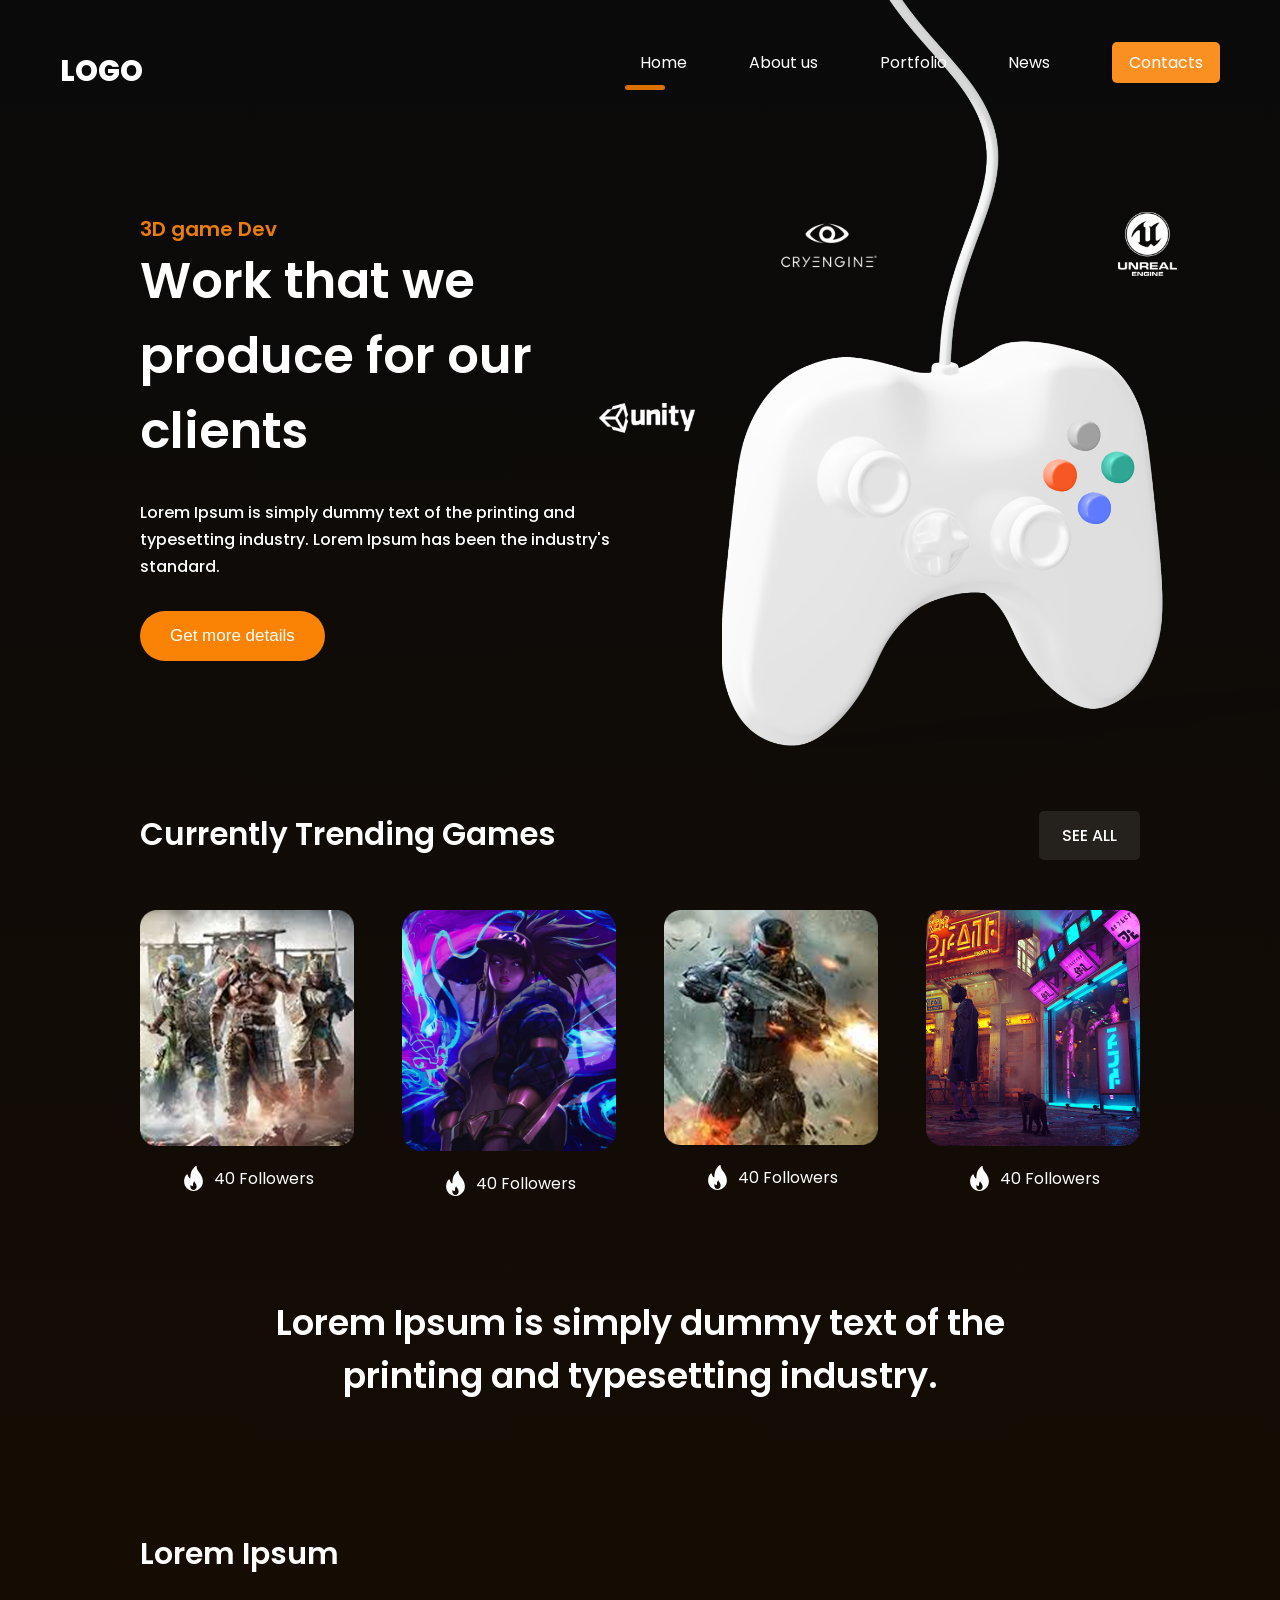
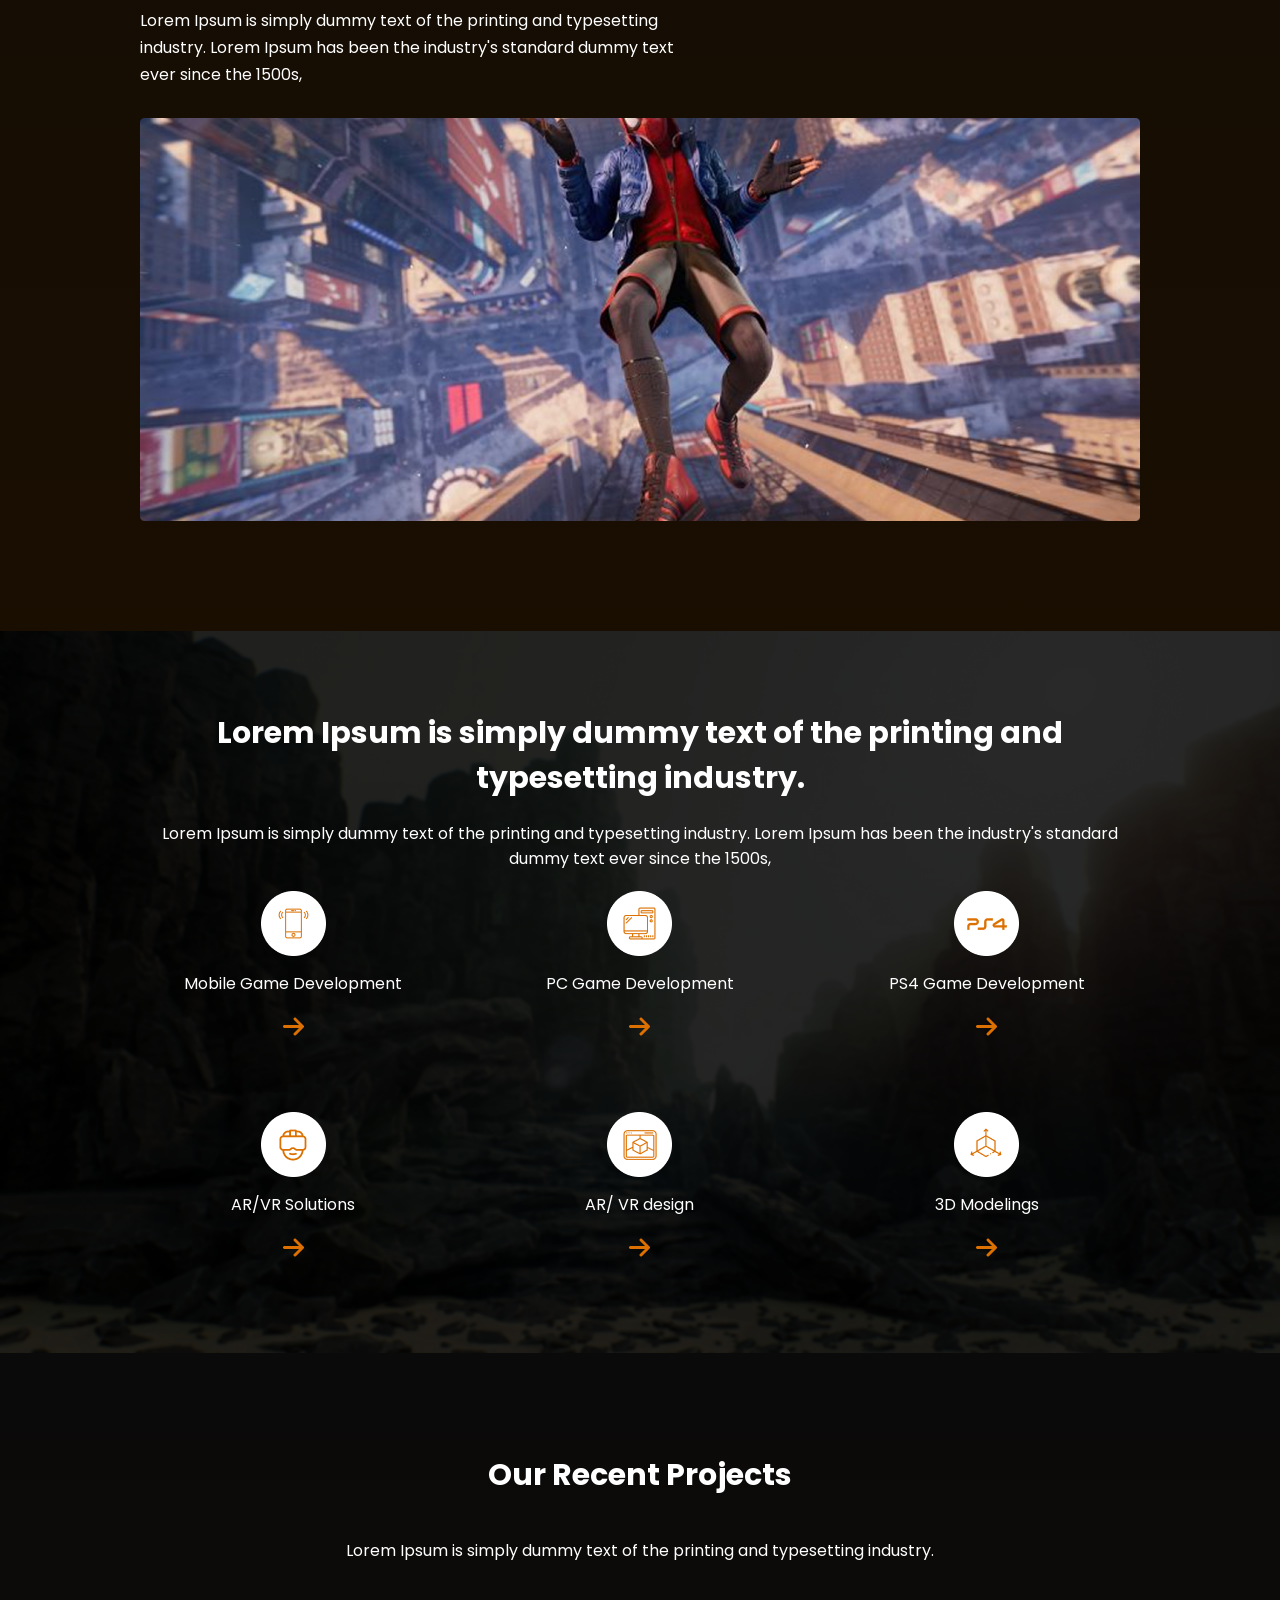
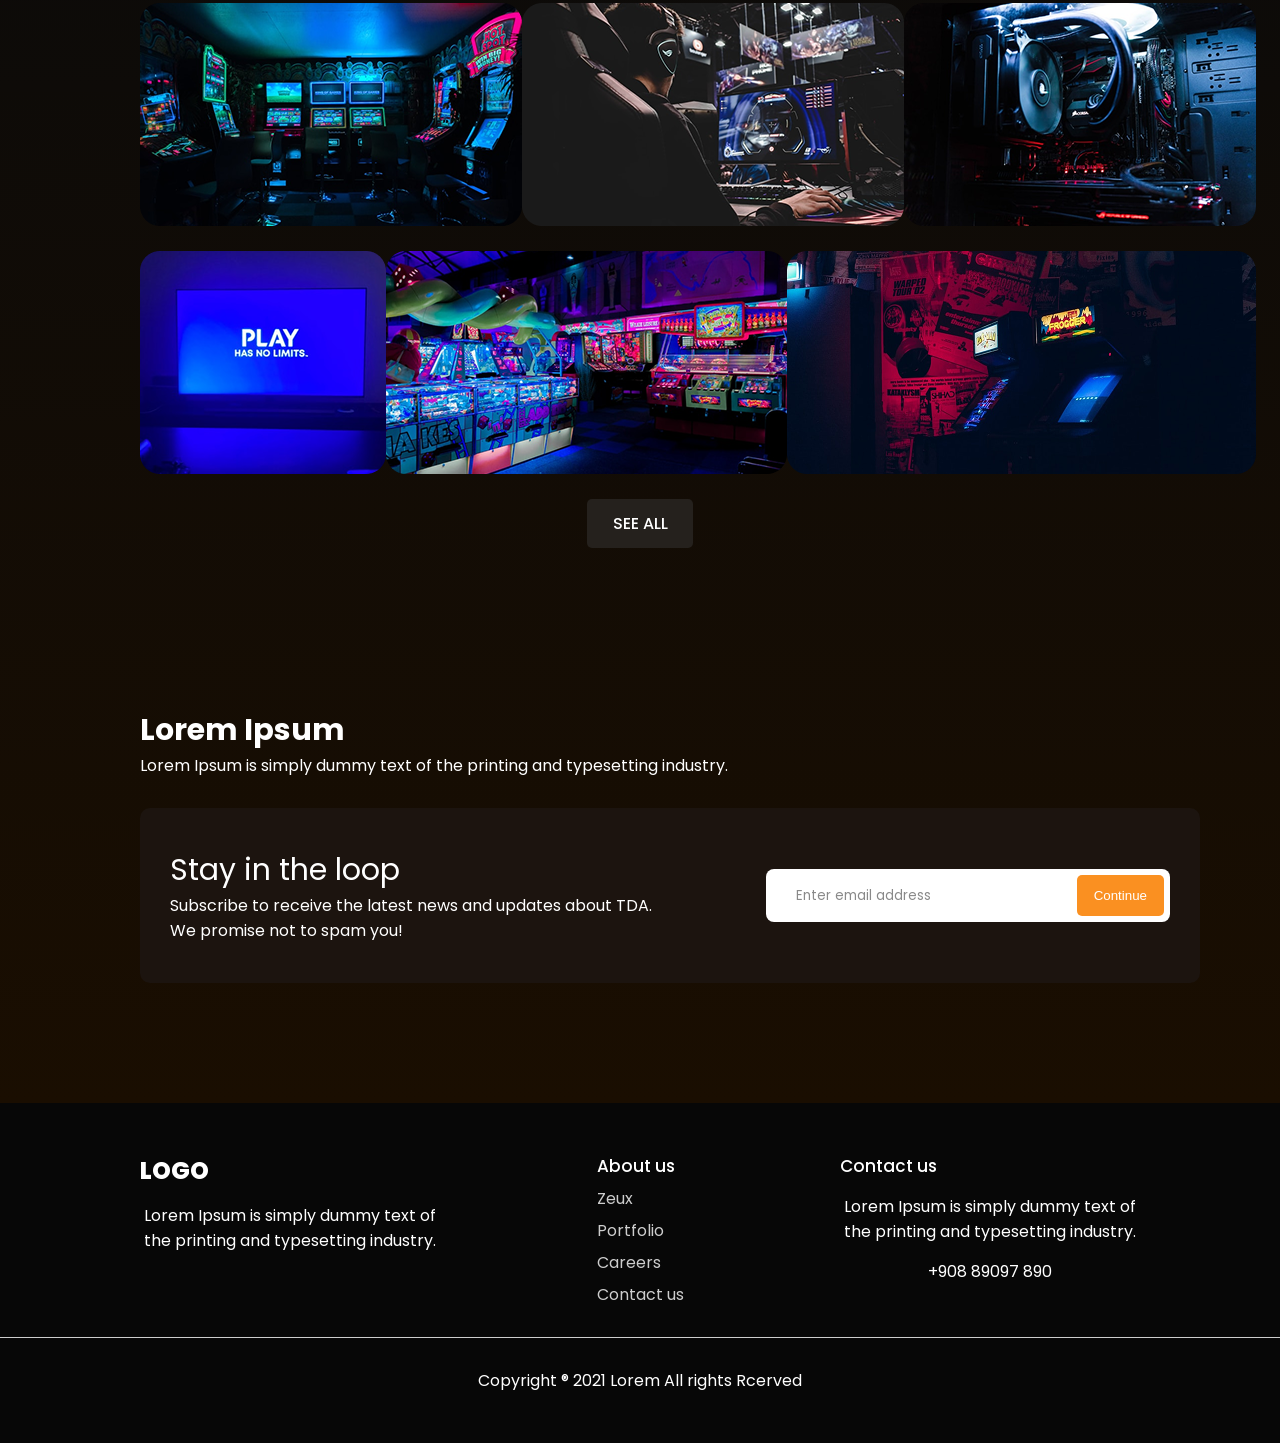
<file: index.html>
<!DOCTYPE html>
<html lang="en">
<head>
    <meta charset="UTF-8">
    <meta name="viewport" content="width=device-width, initial-scale=1.0">
    <title>Game Website</title>
    <!-- В следующей строке нужна точка для подключения картинки (я её убрал, оказалось можно и без неёй)-->
    <link rel="stylesheet" href="css/main.css">
</head>

<body>
    <div class="wrapper">
        <header class="header">
            <span class="logo">logo</span>
            <nav>
                <ul>
                    <li class="active"><span>Home</span></li>
                    <li><a href="/about.html">About us</a></li>
                    <li><a href="#">Portfolio</a></li>
                    <li><a href="#">News</a></li>
                    <li class="btn">
                        <a href="#">Contacts</a>
                    </li>
                </ul>
            </nav>
        </header>

        <div class="hero container">
            <div class="hero--info">
                <h2>3D game Dev</h2>
                <h1>Work that we produce for our clients</h1>
                <p>Lorem Ipsum is simply dummy text of the printing
                    and typesetting industry. Lorem Ipsum has been
                    the industry's standard.</p>
                <button class="btn">Get more details</button>
            </div>
            <img src="img/joystick.svg" alt="">
        </div>

        <div class="container trending">
            <a href="#" class="see-all">SEE ALL</a>
            <h3>Currently Trending Games</h3>

            <div class="games">
                <div class="block">
                    <img src="img/game1.png" alt="">
                    <span class="block-heading">
                        <img src="img/fire.svg" alt="">
                        <span>40 Followers</span>
                    </span>
                </div>
                <div class="block">
                    <img class="game-preview" src="img/game2.jpg" alt="">
                    <span class="block-heading">
                        <img src="img/fire.svg" alt="">
                        <span>40 Followers</span>
                    </span>
                </div>
                <div class="block">
                    <img src="img/game3.png" alt="">
                    <span class="block-heading">
                        <img src="img/fire.svg" alt="">
                        <span>40 Followers</span>
                    </span>
                </div>
                <div class="block">
                    <img src="img/game4.png" alt="">
                    <span class="block-heading">
                        <img src="img/fire.svg" alt="">
                        <span>40 Followers</span>
                    </span>
                </div>
            </div>
        </div>

        <div class="container big-text">
            <p>Lorem Ipsum is simply dummy text of the printing and typesetting industry.</p>
        </div>

        <div class="container banner">
            <h3>Lorem Ipsum</h3>
            <p>Lorem Ipsum is simply dummy text of the printing and typesetting industry. Lorem Ipsum has been the industry's standard dummy text ever since the 1500s,</p>
            <img src="img/banner.png" alt="">
        </div>
    </div>

    <div class="features">
        <div class="container">
            <h3>Lorem Ipsum is simply dummy text of the printing and typesetting industry.</h3>
            <p>Lorem Ipsum is simply dummy text of the printing and typesetting industry. Lorem Ipsum has been the industry's standard dummy text ever since the 1500s,</p>
            <div class="info">
                <div class="block">
                    <img src="img/feature1.png" alt="">
                    <p>Mobile Game Development</p>
                    <img src="img/arrow.png" alt="">
                </div>
                <div class="block">
                    <img src="img/feature2.png" alt="">
                    <p>PC Game Development</p>
                    <img src="img/arrow.png" alt="">
                </div>
                <div class="block">
                    <img src="img/feature3.png" alt="">
                    <p>PS4 Game Development</p>
                    <img src="img/arrow.png" alt="">
                </div>
                <div class="block">
                    <img src="img/feature4.png" alt="">
                    <p>AR/VR Solutions</p>
                    <img src="img/arrow.png" alt="">
                </div>
                <div class="block">
                    <img src="img/feature5.png" alt="">
                    <p>AR/ VR design</p>
                    <img src="img/arrow.png" alt="">
                </div>
                <div class="block">
                    <img src="img/feature6.png" alt="">
                    <p>3D Modelings</p>
                    <img src="img/arrow.png" alt="">
                </div>
            </div>
        </div>
    </div>

    <div class="wrapper">
        <div class="container projects">
            <h3>Our Recent Projects</h3>
            <p>Lorem Ipsum is simply dummy text of the printing and typesetting industry. </p>
            <div class="images">
                <img src="img/images1.png" alt="">
                <img src="img/images2.png" alt="">
                <img src="img/images3.png" alt="">
            </div>
            <div class="images">
                <img src="img/images4.png" alt="">
                <img src="img/images5.png" alt="">
                <img src="img/images6.png" alt="">
            </div>
            <a href="" class="see-all">SEE ALL</a>
        </div>

        <div class="container email">
            <h3>Lorem Ipsum</h3>
            <p>Lorem Ipsum is simply dummy text of the printing and typesetting industry. </p>
            <div class="block">
                <div>
                    <h4>Stay in the loop</h4>
                    <p>Subscribe to receive the latest news and updates about TDA.
                        We promise not to spam you! </p>
                </div>
                <div class="email-field">
                    <input type="text" placeholder="Enter email address">
                    <button>Continue</button>
                </div>
            </div>
        </div>
    </div>

    <footer>
        <div class="blocks container">
            <div>
                <span class="logo">LOGO</span>
                <p>Lorem Ipsum is simply dummy text of the printing and typesetting industry. </p>
            </div>
            <div>
                <h4>About us</h4>
                <ul>
                    <li>Zeux</li>
                    <li>Portfolio</li>
                    <li>Careers</li>
                    <li>Contact us</li>
                </ul>
            </div>
            <div>
                <h4>Contact us</h4>
                <p>Lorem Ipsum is simply dummy text of the printing and typesetting industry. </p>
                <p>+908 89097 890</p>
            </div>
        </div>
        <hr>
        <p>Copyright ® 2021 Lorem All rights Rcerved</p>
    </footer>
</body>
</html>
</file>
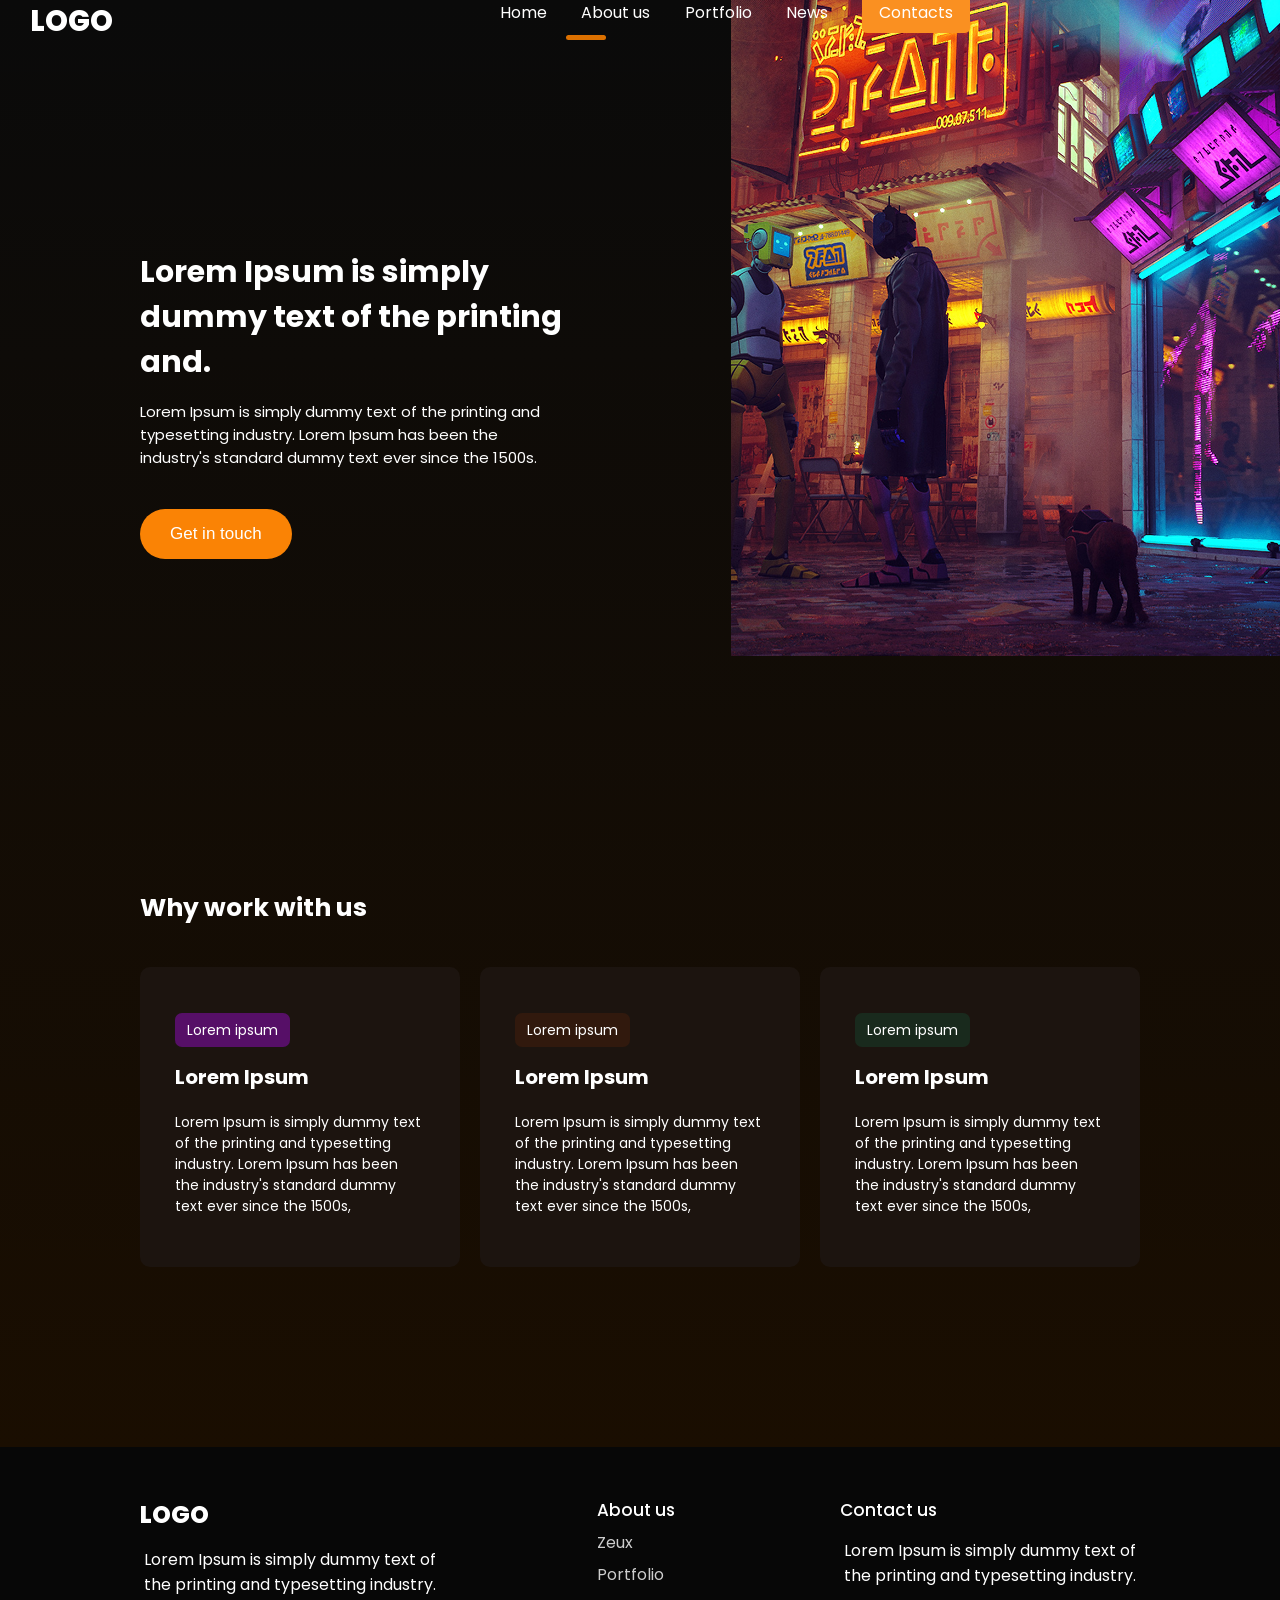
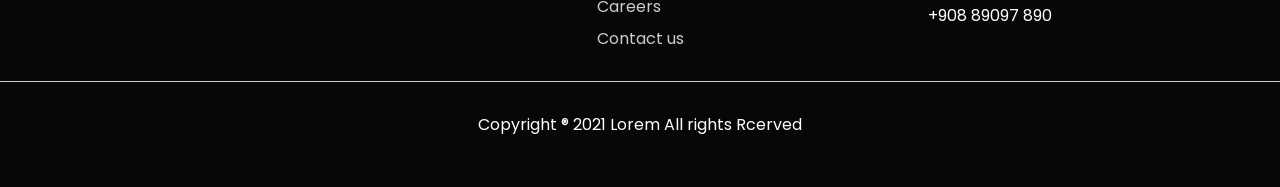
<file: about.html>
<!DOCTYPE html>
<html lang="en">
<head>
    <meta charset="UTF-8">
    <meta name="viewport" content="width=device-width, initial-scale=1.0">
    <title>Game Website</title>
    <!-- В следующей строке нужна точка для подключения картинки (я её убрал, оказалось можно и без неёй)-->
    <link rel="stylesheet" href="css/main.css">
</head>

<body>
    <div class="wrapper">
        <header class="container">
            <span class="logo">logo</span>
            <nav>
                <ul>
                    <li><a href="/">Home</a></li>
                    <li class="active"><span>About us</span></li>
                    <li><a href="#">Portfolio</a></li>
                    <li><a href="#">News</a></li>
                    <li class="btn"><a href="#">Contacts</a></li>
                </ul>
            </nav>
        </header>

        <div class="hero--about container">
            <div class="info">
                <h1>Lorem Ipsum is simply dummy text of the printing and.</h1>
                <p>Lorem Ipsum is simply dummy text of the printing and typesetting industry. Lorem Ipsum has been the industry's standard dummy text ever since the 1500s.</p>
                <button class="btn">Get in touch</button>
            </div>
            <img src="img/about-banner.png" alt="">
        </div>

        <div class="container work">
            <h2>Why work with us</h2>
            <div class="blocks">
                <div class="block">
                    <span class="badge purple">Lorem ipsum</span>
                    <h3>Lorem Ipsum</h3>
                    <p>Lorem Ipsum is simply dummy text of the printing and typesetting industry. Lorem Ipsum has been the industry's standard dummy text ever since the 1500s,</p>
                </div>
                <div class="block">
                    <span class="badge brown">Lorem ipsum</span>
                    <h3>Lorem Ipsum</h3>
                    <p>Lorem Ipsum is simply dummy text of the printing and typesetting industry. Lorem Ipsum has been the industry's standard dummy text ever since the 1500s,</p>
                </div>
                <div class="block">
                    <span class="badge green">Lorem ipsum</span>
                    <h3>Lorem Ipsum</h3>
                    <p>Lorem Ipsum is simply dummy text of the printing and typesetting industry. Lorem Ipsum has been the industry's standard dummy text ever since the 1500s,</p>
                </div>
            </div>
        </div>
    </div>

    <footer>
        <div class="blocks container">
            <div>
                <span class="logo">LOGO</span>
                <p>Lorem Ipsum is simply dummy text of the printing and typesetting industry. </p>
            </div>
            <div>
                <h4>About us</h4>
                <ul>
                    <li>Zeux</li>
                    <li>Portfolio</li>
                    <li>Careers</li>
                    <li>Contact us</li>
                </ul>
            </div>
            <div>
                <h4>Contact us</h4>
                <p>Lorem Ipsum is simply dummy text of the printing and typesetting industry. </p>
                <p>+908 89097 890</p>
            </div>
        </div>
        <hr>
        <p>Copyright ® 2021 Lorem All rights Rcerved</p>
    </footer>
</body>
</html>
</file>
<file: css/main.css>
@import url('https://fonts.googleapis.com/css2?family=Poppins:wght@400;500;700;800&display=swap');

* {
    margin: 0;
    padding: 0;
}

html,
body {
    font-family: "Poppins", sans-serif;
    font-weight: 400;
    color: #fff;
    font-size: 16px;
}

a {
    text-decoration: none;
}

img {
    max-width: 100%;
    display: block;
}

.wrapper {
    background: linear-gradient(180deg,rgba(0, 0, 0, 0.96) 0%, rgba(26, 14, 1, 1) 100%);
    width: 100%;
    overflow-x: hidden;
}

.container {
    max-width: 1000px;
    padding: 0 30px;
    margin: 0 auto;
}

header {
    position: fixed;
    width: 100%;
    padding: 50px 60px;
    box-sizing: border-box;
    z-index: 1;
}

header .logo {
    text-transform: uppercase;
    font-size: 29px;
    font-weight: 800;
}

header nav{
    float: right;
    width: 50%;
}

header nav ul {
    list-style: none;
    display: flex;
    justify-content: space-between;
    z-index: 2;
    position: relative;
}

header nav ul li {
    display: inline-block;
}

header nav ul li a {
    color: #fff;
}

header nav ul li.active::after {
    content: '';
    display: block;
    width: 40px;
    height: 5px;
    background: #DC7000;
    border-radius: 10px;
    position: relative;
    top: 10px;
    left: -15px;
}

header nav ul li:not(.active):not(.btn) a:hover {
    border-bottom: 5px solid #DC7000;
}

header nav ul li.btn a, .email .block button {
    background: #FA9021;
    padding: 9px 17px;
    border-radius: 5px;
    transition: all 500ms ease;
}

header nav ul li.btn a:hover, .email .block button:hover {
    background: #a02604;
}

.hero {
    position: relative;
    margin-top: 144px;
    padding-bottom: 100px;
}

.hero--info {
    width: 530px;
    padding-top: 70px;
}

.hero--info h2 {
    font-weight: 600;
    color:#E87D0E;
    font-size: 20px;
}

.hero--info h1 {
    font-weight: 600;
    font-size: 50px;
}

.hero--info p {
    font-weight: 500;
    line-height: 170%;
    margin: 30px 0;
}

.hero--info .btn, .hero--about .info .btn {
    background: #FA8305;
    color: #fff;
    border-radius: 50px;
    padding: 15px 30px;
    border: 0;
    transition: all 500ms ease;
    font-size: 17px;
}

.hero--info .btn:hover, .hero--about .info .btn:hover {
    cursor: pointer;
    transform: scale(1.1);
    /* background: #a02604; */
}

/* Не получилось расположить джойстик, как нужно */
.hero img {
    position: absolute;
    top: -150px;
    right: -220px;
    /* height: 750px; */
    /* width: 450px; */
}

/* Секция с играми */
.trending {
    padding-top: 50px;
}

.trending h3 {
    font-weight: 600;
    font-size: 31px;
}

.trending .see-all, .projects .see-all {
    background: #25211D;
    color: #fff;
    font-weight: 500;
    /* font-size: 20px; */
    border-radius: 5px;
    /* margin: 20px 10px; */
    padding: 12px 23px;
    float: right;
    display: block;
    transition: all 500ms ease;
}

.trending .see-all:hover, .projects .see-all:hover {
    transform: scale(1.1);
}

.trending .games {
    display: flex;
    justify-content: space-between;
    width: 100%;
    padding: 50px 0;
}

.trending > .games {
    display: grid;
    grid-template-columns: repeat(4, 1fr);
    gap: 48px;
}

.trending .games > .block > .block-heading {
    display: flex;
    align-items: center;
    justify-content: center;
    margin-top: 20px;
    gap: 8px;
}

.big-text {
    padding: 50px 0;
    font-size: 35px;
    font-weight: 600;
    text-align: center;
    width: 800px;
}

.banner {
    padding: 80px 0;
}

.banner h3 {
    font-size: 30px;
    font-weight: 600;
    margin-bottom: 30px;
}

.banner p {
    line-height: 170%;
    margin-bottom: 30px;
    width: 550px;
    /* font-size: 16px; */
    /* font-weight: 400; */
}

.banner img {
    width: 100%;
    margin-bottom: 30px;
}

/* Секция с изображением */

.features {
    /* Ниже возникли трудности с подключением картинки */
    /* Также в background не смог подключить 'fixed' (фоновая картинка исчезает) */
    background: url('../img/fon.png') no-repeat center center;
    background-size: cover;
    padding: 80px 0;
}

.features h3,
.features p {
    margin-bottom: 20px;
    text-align: center;
    margin-left: auto;
    margin-right: auto;
}

.features h3 {
    font-size: 30px;
    font-weight: 700;
}

.features .info {
    display: flex;
    flex-direction: column;
    column-gap: 40px;
    row-gap: 60px;
}

.features .info .block {
    display: flex;
    flex-direction: column;
    align-items: center;
}

.features .info .block > p {
    white-space: nowrap;
}

.features .info .block img {
    margin-bottom: 15px;
}

.projects {
    padding: 100px 0;
}

.projects h3 {
    font-size: 30px;
    text-align: center;
    /* font-weight: 700; */
}

.projects p {
    margin: 40px 0;
    text-align: center;
    /* font-size: 14px; */
    /* width: 497px; */
}

/* Изображения расставлены не ровно по центру, относительно вертикальной оси + отступы между ними не соблюдены */
.projects .images {
    display: flex;
    justify-content: space-around;
    margin-bottom: 25px;
    /* align-items: center; */
}

.projects .see-all {
    float: none;
    width: 60px;
    text-align: center;
    margin: 0 auto;
}

/* Нижняя часть */
.email {
    padding-bottom: 120px;
}

.email h3 {
    margin-top: 60px;
    font-size: 30px;
    /* margin-bottom: 20px; */
}

/* Можно прописать стили для нижнего текста */
/* ----------------------------- */
/* .email p {
    font-size: 16px;
    margin-bottom: 50px;
} */
/* ----------------------------- */

.email .block {
    background: #1C140F;
    margin-top: 30px;
    border-radius: 10px;
    padding: 40px 3%;
    display: flex;
    justify-content: space-between;
    align-items: center;
    width: 1000px;
}

.email .block h4 {
    font-size: 30px;
    font-weight: 400;
}

.email .block p {
    width: 500px;
}

.email > .block {
}

.email .block .email-field {
    display: flex;
    align-items: center;
    justify-content: space-between;
    background: #fff;
    border: 0;
    border-radius: 8px;
    width: 368px;
    font-weight: 400;
    padding: 6px 6px 6px 30px;
    position: relative;
}

.email .block .email-field > input {
    outline: none;
    border: none;
    font-family: "Poppins", sans-serif;
}

.email .block input::placeholder {
    color: #898989
}

.email .block button {
    cursor: pointer;
    border: 0;
    padding: 13px 17px;
    position: relative;
    z-index: 2;
    color: #fff;
}

/* Страница про нас */
.hero--about {
    position: relative;
}

.hero--about .info {
    width: 500px;
    padding: 250px 0;
}

.hero--about .info h1 {
    margin-bottom: 15px;
    font-size: 30px;
    width: 425px;
}

.hero--about .info p {
    font-size: 15px;
    width: 414px;
    margin-bottom: 40px;
}

.hero--about img {
    position: absolute;
    right: -300px;
    top: 0;
}

.work {
    padding: 80px 0;
}

.work h2 {
    font-size: 25px;
    margin-bottom: 40px;
}

.work .blocks {
    display: flex;
    justify-content: space-between;
}

.work .blocks .block {
    width: 25%;
    background: #1C140F;
    padding: 50px 35px;
    border-radius: 10px;
    margin-bottom: 100px;
}

.work .blocks .block h3 {
    font-size: 20px;
    margin: 20px 0;
}

.work .blocks .block p {
    font-size: 14px;
}

.work .blocks .block .badge {
    border-radius: 7px;
    padding: 7px 12px;
    font-size: 14px;
    margin-bottom: 20px;
}

.work .blocks .block .badge.purple {
    background: #560F67;
}

.work .blocks .block .badge.brown {
    background: #31190D;
}

.work .blocks .block .badge.green {
    background: #192A1D;
}

/* Footer */
footer {
    background: #070707;
    padding: 50px 0;
    /* width: 100%; */
}

footer .blocks {
    display: flex;
    justify-content: space-between;
}

footer .blocks .logo {
    font-size: 24px;
    font-weight: 800;
}

footer .blocks p {
    width: 300px;
    margin: 15px 0;
}

footer .blocks h4 {
    font-size: 17px;
    font-weight: 500;
}

footer .blocks ul {
    list-style: none;
}

footer .blocks ul li {
    margin-top: 7px;
    opacity: 0.8;
}

footer hr {
    margin: 30px 0;
    border: 0;
    height: 0.6px;
    background: #ccc;
}

footer p {
    text-align: center;
}

.game-preview {
    border-radius: 20px;
}

@media screen and (min-width: 570px) {
    .features .info {
        display: grid;
        grid-template-columns: repeat(2, 1fr);
    }
}

@media screen and (min-width: 768px) {
    .features .info {
        grid-template-columns: repeat(3, 1fr);
    }
}
</file>
